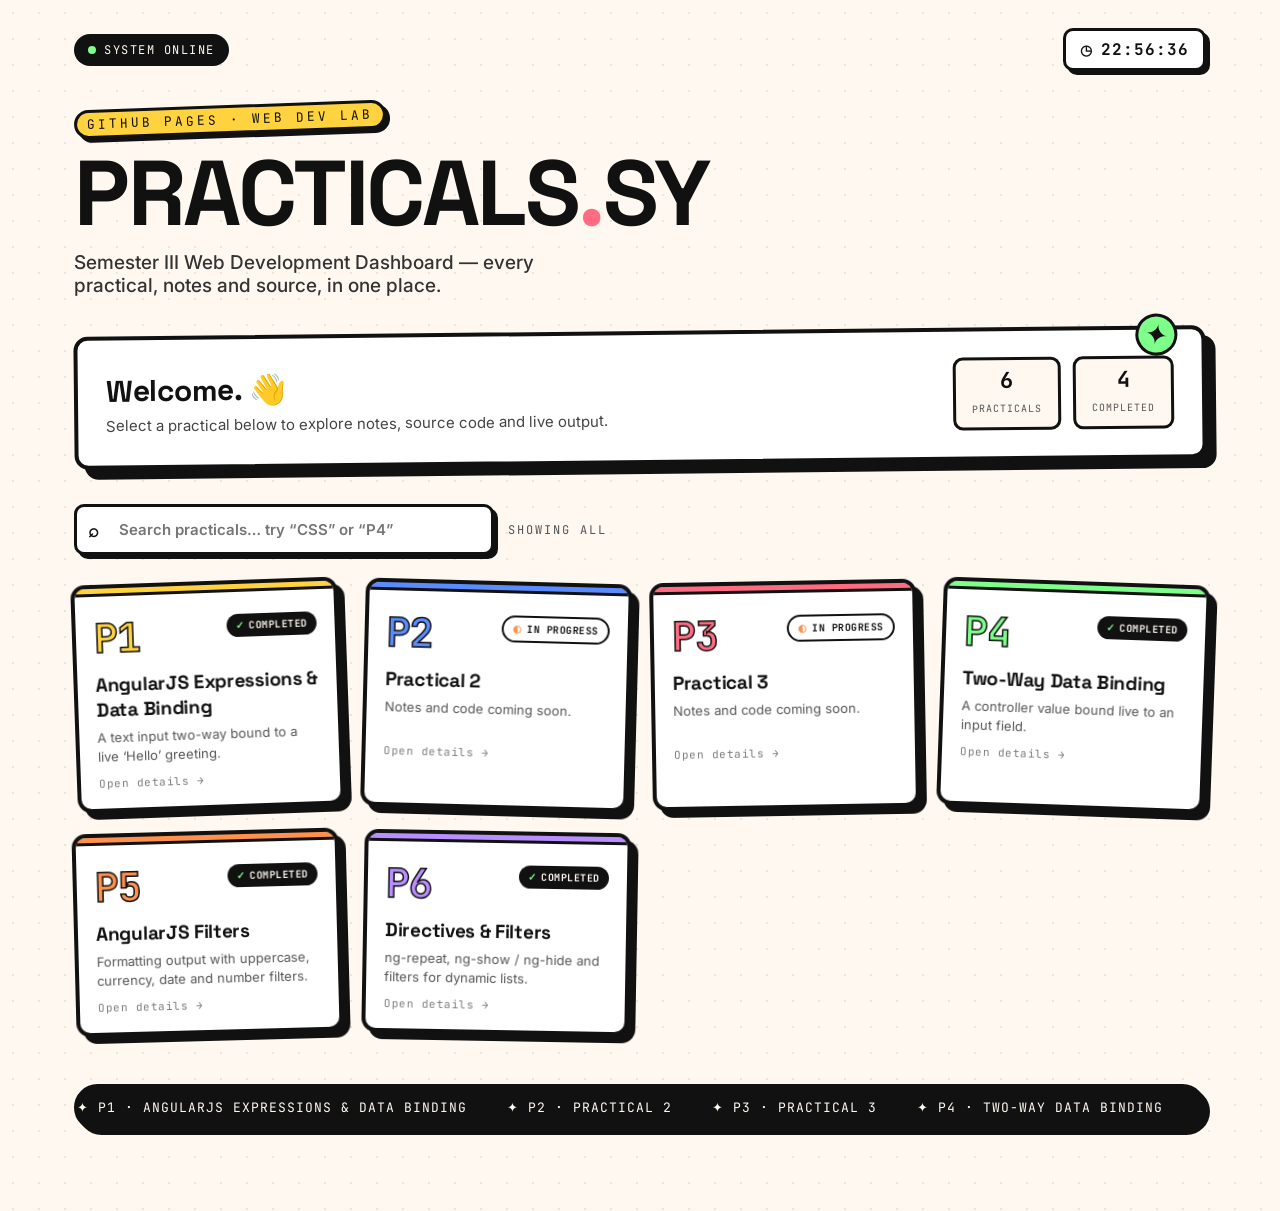
<file: index.html>
<!DOCTYPE html>
<html lang="en">
<head>
<meta charset="UTF-8">
<meta name="viewport" content="width=device-width, initial-scale=1.0">
<title>PRACTICALS.SY — Semester III Dashboard</title>

<!-- Google Fonts: Space Grotesk (display), Inter (body), JetBrains Mono (data/readouts) -->
<link rel="preconnect" href="https://fonts.googleapis.com">
<link rel="preconnect" href="https://fonts.gstatic.com" crossorigin>
<link href="https://fonts.googleapis.com/css2?family=Space+Grotesk:wght@500;700&family=Inter:wght@400;500;600;700&family=JetBrains+Mono:wght@400;500;700&display=swap" rel="stylesheet">

<link rel="stylesheet" href="style.css">
</head>
<body>

<!-- ============================================================
     LOADING SCREEN
     ============================================================ -->
<div id="loader" aria-hidden="true">
  <div class="loader-mark" aria-hidden="true">
    <span>P</span><span>R</span><span>A</span><span>C</span><span>T</span><span>.</span><span>S</span><span>Y</span>
  </div>
  <div class="loader-bar"><div class="loader-bar-fill"></div></div>
  <div class="loader-sub">booting dashboard…</div>
</div>

<div class="wrap">

  <!-- ============================================================
       TOP BAR — status chip + live clock
       ============================================================ -->
  <div class="topbar">
    <span class="status-chip"><span class="status-dot"></span>System online</span>
    <div class="clock-box" id="clock">00:00:00</div>
  </div>

  <!-- ============================================================
       HERO
       ============================================================ -->
  <div class="hero">
    <span class="eyebrow">GitHub Pages · Web Dev Lab</span>
    <h1 class="title">PRACTICALS<span class="dot">.</span>SY</h1>
    <p class="subtitle">Semester III Web Development Dashboard — every practical, notes and source, in one place.</p>
  </div>

  <!-- ============================================================
       WELCOME CARD
       ============================================================ -->
  <div class="welcome-card">
    <div class="welcome-text">
      <h2>Welcome. 👋</h2>
      <p>Select a practical below to explore notes, source code and live output.</p>
    </div>
    <div class="stat-strip">
      <div class="stat-pill"><b id="statTotal">0</b><span>Practicals</span></div>
      <div class="stat-pill"><b id="statDone">0</b><span>Completed</span></div>
    </div>
  </div>

  <!-- ============================================================
       SEARCH
       ============================================================ -->
  <div class="search-row">
    <div class="search-box">
      <input type="text" id="searchInput" placeholder="Search practicals… try “CSS” or “P4”" autocomplete="off">
    </div>
    <span class="section-label" id="resultCount">showing all</span>
  </div>

  <!-- ============================================================
       PRACTICAL GRID (rendered by JS)
       ============================================================ -->
  <div class="grid" id="grid"></div>
  <div class="empty-state" id="emptyState">Ϟ No practicals match your search.</div>

  <!-- ============================================================
       FOOTER MARQUEE
       ============================================================ -->
  <div class="marquee" aria-hidden="true">
    <div class="marquee-track" id="marqueeTrack"></div>
  </div>

</div>

<!-- ============================================================
     DETAIL PANEL / DRAWER (rendered by JS)
     ============================================================ -->
<div class="scrim" id="scrim"></div>
<aside class="panel" id="panel" aria-hidden="true" aria-label="Practical details"></aside>


<script src="script.js"></script>
</body>
</html>
</file>
<file: style.css>
/* ==========================================================================
   1. TOKENS — colors, type, spacing, shadow system
   ========================================================================== */
:root{
  --bg:        #FFF8F0;
  --ink:       #111111;
  --yellow:    #FFD23F;
  --blue:      #5B8CFF;
  --pink:      #FF6B81;
  --green:     #7DFF8A;
  --orange:    #FF914D;
  --violet:    #B98EFF;
  --cyan:      #3FDDD0;

  --paper:     #FFFFFF;

  --font-display: "Space Grotesk", sans-serif;
  --font-body:    "Inter", sans-serif;
  --font-mono:    "JetBrains Mono", monospace;

  --border: 3px;
  --border-thick: 4px;
  --radius: 14px;

  --shadow-sm: 4px 4px 0 var(--ink);
  --shadow-md: 7px 7px 0 var(--ink);
  --shadow-lg: 10px 10px 0 var(--ink);

  --ease-pop: cubic-bezier(.2,.9,.3,1.4);
  --ease-out: cubic-bezier(.16,1,.3,1);
}

@media (prefers-reduced-motion: reduce){
  *{ animation-duration: .001ms !important; animation-iteration-count: 1 !important; transition-duration: .001ms !important; }
}

/* ==========================================================================
   2. RESET
   ========================================================================== */
*, *::before, *::after{ box-sizing: border-box; }
html{ scroll-behavior: smooth; }
body{
  margin: 0;
  background: var(--bg);
  background-image:
    radial-gradient(circle, rgba(17,17,17,.09) 1.5px, transparent 1.5px);
  background-size: 26px 26px;
  color: var(--ink);
  font-family: var(--font-body);
  -webkit-font-smoothing: antialiased;
  overflow-x: hidden;
}
button{ font-family: inherit; cursor: pointer; }
a{ color: inherit; }
:focus-visible{ outline: 3px solid var(--ink); outline-offset: 3px; }

/* ==========================================================================
   3. LOADING SCREEN
   ========================================================================== */
#loader{
  position: fixed; inset: 0; z-index: 999;
  background: var(--bg);
  display: flex; align-items: center; justify-content: center; flex-direction: column;
  gap: 22px;
  transition: opacity .5s var(--ease-out), visibility .5s;
}
#loader.hidden{ opacity: 0; visibility: hidden; pointer-events: none; }
.loader-mark{
  font-family: var(--font-display);
  font-weight: 700;
  font-size: clamp(28px, 6vw, 44px);
  letter-spacing: -1px;
  display: flex; gap: 4px;
}
.loader-mark span{
  display: inline-block;
  animation: bounce-letter 1s ease-in-out infinite;
}
.loader-mark span:nth-child(odd){ animation-delay: .08s; }
.loader-mark span:nth-child(3n){ animation-delay: .16s; }
.loader-mark span:nth-child(4n){ animation-delay: .24s; }
@keyframes bounce-letter{
  0%, 100%{ transform: translateY(0); }
  50%{ transform: translateY(-14px); }
}
.loader-bar{
  width: 220px; height: 14px;
  background: var(--paper);
  border: var(--border) solid var(--ink);
  border-radius: 999px;
  overflow: hidden;
  box-shadow: var(--shadow-sm);
}
.loader-bar-fill{
  height: 100%;
  width: 0%;
  background: repeating-linear-gradient(45deg, var(--yellow) 0 10px, var(--ink) 10px 11px);
  animation: fillbar 1.1s var(--ease-out) forwards .2s;
}
@keyframes fillbar{ to{ width: 100%; } }
.loader-sub{
  font-family: var(--font-mono);
  font-size: 12px;
  letter-spacing: 2px;
  text-transform: uppercase;
}

/* ==========================================================================
   4. LAYOUT SHELL
   ========================================================================== */
.wrap{
  max-width: 1180px;
  margin: 0 auto;
  padding: 28px 24px 80px;
}

/* ---- Top bar ---- */
.topbar{
  display: flex;
  align-items: center;
  justify-content: space-between;
  gap: 16px;
  margin-bottom: 34px;
  flex-wrap: wrap;
}
.status-chip{
  display: inline-flex;
  align-items: center;
  gap: 8px;
  background: var(--ink);
  color: var(--bg);
  font-family: var(--font-mono);
  font-size: 12px;
  letter-spacing: 1.5px;
  text-transform: uppercase;
  padding: 8px 14px;
  border-radius: 999px;
}
.status-dot{
  width: 8px; height: 8px; border-radius: 50%;
  background: var(--green);
  box-shadow: 0 0 0 0 rgba(125,255,138,.6);
  animation: pulse-dot 1.8s infinite;
}
@keyframes pulse-dot{
  0%{ box-shadow: 0 0 0 0 rgba(125,255,138,.55); }
  70%{ box-shadow: 0 0 0 7px rgba(125,255,138,0); }
  100%{ box-shadow: 0 0 0 0 rgba(125,255,138,0); }
}
.clock-box{
  font-family: var(--font-mono);
  font-weight: 700;
  font-size: 16px;
  background: var(--paper);
  border: var(--border) solid var(--ink);
  border-radius: 10px;
  padding: 8px 14px;
  box-shadow: var(--shadow-sm);
  display: flex;
  align-items: center;
  gap: 8px;
  letter-spacing: 1px;
}
.clock-box::before{
  content: "◷";
  font-size: 14px;
}

/* ---- Hero ---- */
.hero{ margin-bottom: 30px; }
.eyebrow{
  font-family: var(--font-mono);
  font-size: 13px;
  letter-spacing: 3px;
  text-transform: uppercase;
  color: var(--ink);
  background: var(--yellow);
  display: inline-block;
  padding: 3px 10px;
  border: var(--border) solid var(--ink);
  border-radius: 999px;
  transform: rotate(-2deg);
  margin-bottom: 16px;
  box-shadow: var(--shadow-sm);
}
h1.title{
  font-family: var(--font-display);
  font-weight: 700;
  font-size: clamp(42px, 9vw, 92px);
  line-height: 0.95;
  letter-spacing: -2.5px;
  margin: 0 0 14px;
}
h1.title .dot{ color: var(--pink); }
.subtitle{
  font-size: clamp(15px, 2vw, 19px);
  font-weight: 500;
  color: #333;
  max-width: 480px;
  margin: 0;
}

/* ---- Welcome card ---- */
.welcome-card{
  background: var(--paper);
  border: var(--border-thick) solid var(--ink);
  border-radius: var(--radius);
  box-shadow: var(--shadow-lg);
  padding: 26px 28px;
  margin: 34px 0 40px;
  transform: rotate(-0.6deg);
  display: flex;
  flex-wrap: wrap;
  gap: 24px;
  align-items: center;
  justify-content: space-between;
  position: relative;
}
.welcome-card::after{
  content: "✦";
  position: absolute;
  top: -16px; right: 24px;
  font-size: 28px;
  background: var(--green);
  border: var(--border) solid var(--ink);
  border-radius: 50%;
  width: 42px; height: 42px;
  display: flex; align-items: center; justify-content: center;
  transform: rotate(12deg);
}
.welcome-text h2{
  font-family: var(--font-display);
  font-size: clamp(22px, 3vw, 30px);
  margin: 0 0 6px;
  letter-spacing: -.5px;
}
.welcome-text p{
  margin: 0;
  font-size: 15px;
  color: #444;
}
.stat-strip{
  display: flex;
  gap: 12px;
  font-family: var(--font-mono);
}
.stat-pill{
  background: var(--bg);
  border: var(--border) solid var(--ink);
  border-radius: 10px;
  padding: 10px 16px;
  text-align: center;
  min-width: 92px;
}
.stat-pill b{
  display: block;
  font-size: 22px;
  line-height: 1;
  margin-bottom: 4px;
}
.stat-pill span{
  font-size: 10px;
  letter-spacing: 1px;
  text-transform: uppercase;
  color: #555;
}

/* ---- Search row ---- */
.search-row{
  display: flex;
  align-items: center;
  gap: 14px;
  margin-bottom: 26px;
  flex-wrap: wrap;
}
.search-box{
  flex: 1 1 260px;
  position: relative;
  max-width: 420px;
}
.search-box input{
  width: 100%;
  font-family: var(--font-body);
  font-weight: 600;
  font-size: 15px;
  padding: 13px 16px 13px 42px;
  border: var(--border) solid var(--ink);
  border-radius: 10px;
  background: var(--paper);
  box-shadow: var(--shadow-sm);
  transition: transform .15s var(--ease-pop), box-shadow .15s var(--ease-pop);
}
.search-box input:focus{
  transform: translate(-2px,-2px);
  box-shadow: var(--shadow-md);
  outline: none;
}
.search-box::before{
  content: "⌕";
  position: absolute;
  left: 14px; top: 50%; transform: translateY(-50%);
  font-size: 18px;
  font-weight: 700;
  pointer-events: none;
}
.section-label{
  font-family: var(--font-mono);
  font-size: 12px;
  letter-spacing: 2px;
  text-transform: uppercase;
  color: #555;
}

/* ==========================================================================
   5. PRACTICAL GRID
   ========================================================================== */
.grid{
  display: grid;
  grid-template-columns: repeat(4, 1fr);
  gap: 22px;
}
@media (max-width: 980px){ .grid{ grid-template-columns: repeat(2, 1fr); } }
@media (max-width: 560px){ .grid{ grid-template-columns: 1fr; } }

.card{
  --accent: var(--yellow);
  position: relative;
  background: var(--paper);
  border: var(--border-thick) solid var(--ink);
  border-radius: var(--radius);
  padding: 20px 18px 18px;
  box-shadow: var(--shadow-md);
  cursor: pointer;
  overflow: hidden;
  transform: rotate(var(--rot, 0deg));
  transition: transform .22s var(--ease-pop), box-shadow .22s var(--ease-pop);
  animation: card-in .5s var(--ease-out) both;
  animation-delay: var(--stagger, 0s);
}
@keyframes card-in{
  from{ opacity: 0; transform: translateY(18px) rotate(var(--rot,0deg)) scale(.96); }
  to{ opacity: 1; transform: translateY(0) rotate(var(--rot,0deg)) scale(1); }
}
.card:hover{
  transform: translate(-4px,-6px) rotate(0deg);
  box-shadow: var(--shadow-lg);
}
.card:active{
  transform: translate(1px,2px) rotate(0deg);
  box-shadow: 2px 2px 0 var(--ink);
}
.card.is-hidden{ display: none; }

.card-accent-bar{
  position: absolute;
  top: 0; left: 0; right: 0;
  height: 8px;
  background: var(--accent);
  border-bottom: var(--border) solid var(--ink);
}
.card-top{
  display: flex;
  justify-content: space-between;
  align-items: flex-start;
  margin-top: 10px;
}
.card-number{
  font-family: var(--font-mono);
  font-weight: 700;
  font-size: 40px;
  line-height: 1;
  letter-spacing: -1px;
  -webkit-text-stroke: 1.5px var(--ink);
  color: var(--accent);
}
.badge{
  font-family: var(--font-mono);
  font-size: 10px;
  font-weight: 700;
  letter-spacing: .5px;
  text-transform: uppercase;
  background: var(--ink);
  color: var(--bg);
  padding: 5px 9px;
  border-radius: 999px;
  display: inline-flex;
  align-items: center;
  gap: 5px;
  white-space: nowrap;
}
.badge::before{ content: "✓"; color: var(--green); font-weight: 700; }
.badge-progress{ background: var(--paper); color: var(--ink); border: 2px solid var(--ink); }
.badge-progress::before{ content: "◐"; color: var(--orange); }
.panel-badge.badge-progress{ background: var(--paper); }

.card-title{
  font-family: var(--font-display);
  font-weight: 700;
  font-size: 19px;
  margin: 14px 0 6px;
  letter-spacing: -.3px;
}
.card-desc{
  font-size: 13px;
  color: #555;
  margin: 0 0 6px;
  line-height: 1.45;
  min-height: 36px;
}
.card-open-hint{
  font-family: var(--font-mono);
  font-size: 11px;
  letter-spacing: .5px;
  color: var(--ink);
  display: flex;
  align-items: center;
  gap: 5px;
  margin-top: 10px;
  opacity: .55;
  transition: opacity .15s, transform .15s;
}
.card:hover .card-open-hint{ opacity: 1; transform: translateX(3px); }

.empty-state{
  grid-column: 1 / -1;
  text-align: center;
  padding: 50px 20px;
  font-family: var(--font-mono);
  border: var(--border) dashed var(--ink);
  border-radius: var(--radius);
  color: #555;
  display: none;
}
.empty-state.show{ display: block; }

/* ==========================================================================
   6. DETAIL PANEL (side panel desktop / bottom drawer mobile)
   ========================================================================== */
.scrim{
  position: fixed; inset: 0;
  background: rgba(17,17,17,.35);
  opacity: 0;
  visibility: hidden;
  transition: opacity .3s var(--ease-out), visibility .3s;
  z-index: 60;
}
.scrim.open{ opacity: 1; visibility: visible; }

.panel{
  --accent: var(--yellow);
  position: fixed;
  top: 0; right: 0; bottom: 0;
  width: min(440px, 92vw);
  background: var(--bg);
  border-left: var(--border-thick) solid var(--ink);
  z-index: 70;
  transform: translateX(105%);
  transition: transform .38s var(--ease-out);
  display: flex;
  flex-direction: column;
  overflow-y: auto;
}
.panel.open{ transform: translateX(0); }

.panel-window-bar{
  display: flex;
  align-items: center;
  justify-content: space-between;
  padding: 14px 18px;
  border-bottom: var(--border) solid var(--ink);
  background: var(--paper);
  position: sticky; top: 0; z-index: 2;
}
.window-dots{ display: flex; gap: 7px; }
.window-dots span{ width: 12px; height: 12px; border-radius: 50%; border: 1.5px solid var(--ink); }
.window-dots span:nth-child(1){ background: var(--pink); }
.window-dots span:nth-child(2){ background: var(--yellow); }
.window-dots span:nth-child(3){ background: var(--green); }
.panel-path{
  font-family: var(--font-mono);
  font-size: 11px;
  color: #666;
}
.panel-close{
  width: 32px; height: 32px;
  border: var(--border) solid var(--ink);
  border-radius: 8px;
  background: var(--paper);
  font-weight: 700;
  font-size: 16px;
  box-shadow: 3px 3px 0 var(--ink);
  transition: transform .12s var(--ease-pop), box-shadow .12s var(--ease-pop);
  line-height: 1;
}
.panel-close:hover{ transform: translate(-2px,-2px); box-shadow: 5px 5px 0 var(--ink); }
.panel-close:active{ transform: translate(1px,1px); box-shadow: 1px 1px 0 var(--ink); }

.panel-body{ padding: 26px 24px 40px; position: relative; flex: 1; }
.panel-ghost-number{
  position: absolute;
  top: -6px; right: 8px;
  font-family: var(--font-mono);
  font-weight: 700;
  font-size: 130px;
  line-height: 1;
  color: transparent;
  -webkit-text-stroke: 1.5px rgba(17,17,17,.08);
  z-index: 0;
  pointer-events: none;
}
.panel-badge{
  position: relative; z-index: 1;
  display: inline-block;
  background: var(--accent);
  border: var(--border) solid var(--ink);
  padding: 4px 12px;
  border-radius: 999px;
  font-family: var(--font-mono);
  font-size: 11px;
  font-weight: 700;
  letter-spacing: 1px;
  text-transform: uppercase;
  transform: rotate(-2deg);
  margin-bottom: 16px;
}
.panel-title{
  position: relative; z-index: 1;
  font-family: var(--font-display);
  font-size: 30px;
  font-weight: 700;
  letter-spacing: -1px;
  margin: 0 0 14px;
}
.panel-desc{
  position: relative; z-index: 1;
  font-size: 15px;
  line-height: 1.6;
  color: #333;
  margin: 0 0 26px;
}
.panel-actions{
  position: relative; z-index: 1;
  display: flex;
  flex-direction: column;
  gap: 12px;
}
.action-btn{
  display: flex;
  align-items: center;
  gap: 12px;
  width: 100%;
  text-align: left;
  background: var(--paper);
  border: var(--border) solid var(--ink);
  border-radius: 12px;
  padding: 15px 16px;
  font-family: var(--font-body);
  font-weight: 700;
  font-size: 15px;
  box-shadow: var(--shadow-sm);
  transition: transform .14s var(--ease-pop), box-shadow .14s var(--ease-pop), background .14s;
  text-decoration: none;
  color: var(--ink);
}
.action-btn .icon{
  font-size: 20px;
  width: 30px; text-align: center;
}
.action-btn .arrow{ margin-left: auto; opacity: .4; }
.action-btn:hover{
  transform: translate(-3px,-3px);
  box-shadow: var(--shadow-md);
  background: var(--accent);
}
.action-btn:active{
  transform: translate(1px,1px);
  box-shadow: 2px 2px 0 var(--ink);
}

.panel-footer-note{
  position: relative; z-index: 1;
  margin-top: 28px;
  font-family: var(--font-mono);
  font-size: 11px;
  color: #777;
  border-top: 2px dashed var(--ink);
  padding-top: 14px;
}
kbd{
  font-family: var(--font-mono);
  background: var(--ink);
  color: var(--bg);
  padding: 2px 6px;
  border-radius: 4px;
  font-size: 10px;
}

/* ==========================================================================
   7. FOOTER MARQUEE
   ========================================================================== */
.marquee{
  margin-top: 50px;
  border: var(--border) solid var(--ink);
  border-radius: 999px;
  background: var(--ink);
  color: var(--bg);
  overflow: hidden;
  padding: 12px 0;
  box-shadow: var(--shadow-sm);
}
.marquee-track{
  display: flex;
  width: max-content;
  gap: 40px;
  animation: scroll-left 22s linear infinite;
  font-family: var(--font-mono);
  font-size: 13px;
  letter-spacing: 1px;
  text-transform: uppercase;
  white-space: nowrap;
}
.marquee-track span{ display: flex; align-items: center; gap: 10px; }
@keyframes scroll-left{
  from{ transform: translateX(0); }
  to{ transform: translateX(-50%); }
}

/* ==========================================================================
   8. RESPONSIVE — mobile drawer variant
   ========================================================================== */
@media (max-width: 720px){
  .panel{
    top: auto; left: 0; right: 0; bottom: 0;
    width: 100%;
    max-height: 86vh;
    border-left: none;
    border-top: var(--border-thick) solid var(--ink);
    border-radius: 22px 22px 0 0;
    transform: translateY(105%);
  }
  .panel.open{ transform: translateY(0); }
  .welcome-card{ flex-direction: column; align-items: stretch; }
  .stat-strip{ justify-content: space-between; }
}
</file>
